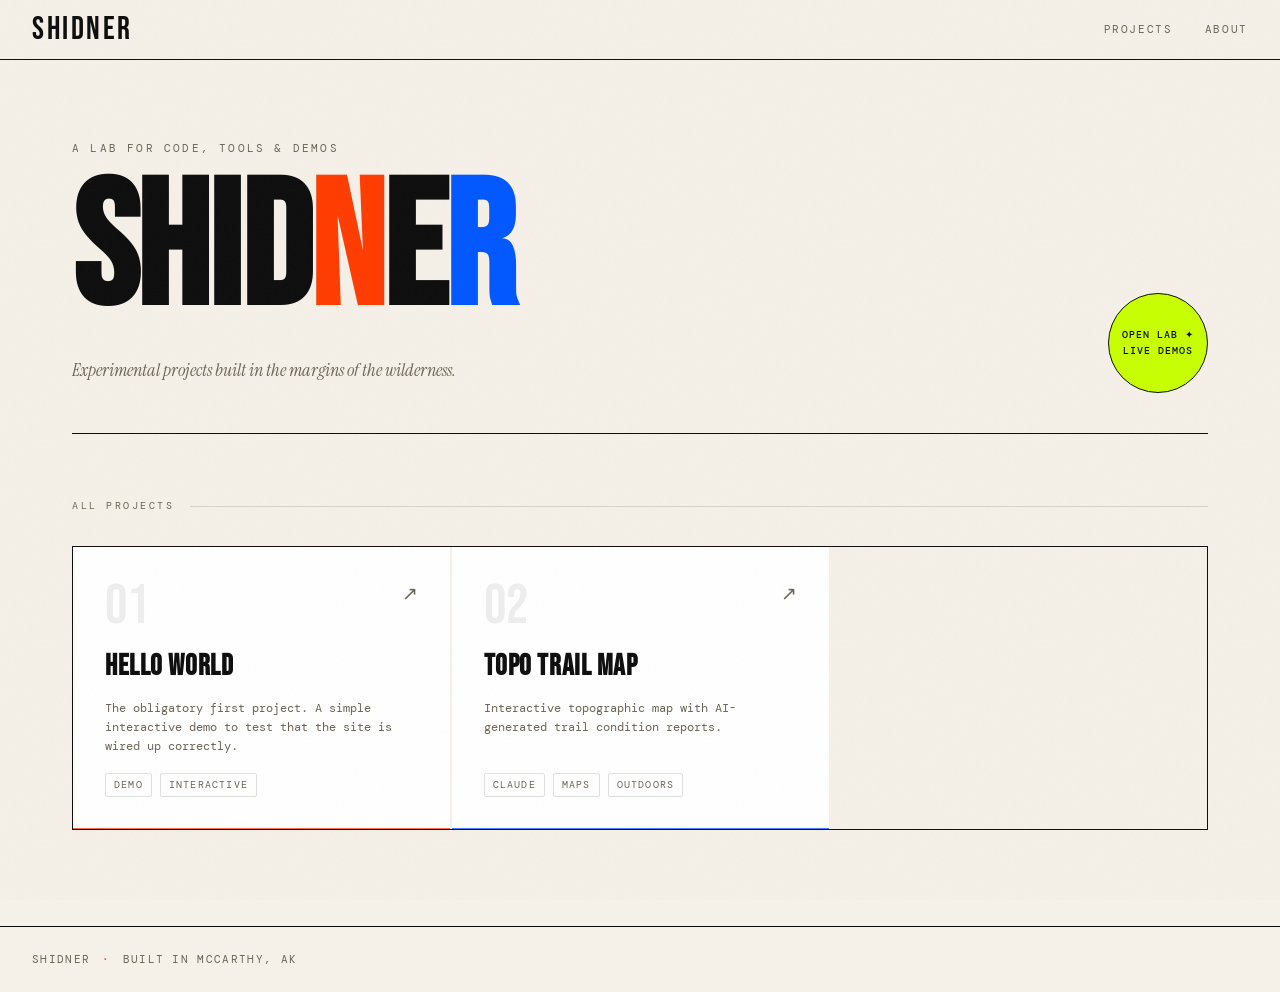
<file: index.html>
<!DOCTYPE html>
<html lang="en">
<head>
  <meta charset="UTF-8" />
  <meta name="viewport" content="width=device-width, initial-scale=1.0" />
  <title>Shidner</title>
  <link rel="preconnect" href="https://fonts.googleapis.com" />
  <link rel="preconnect" href="https://fonts.gstatic.com" crossorigin />
  <link href="https://fonts.googleapis.com/css2?family=Bebas+Neue&family=DM+Mono:ital,wght@0,300;0,400;0,500;1,300&family=Instrument+Serif:ital@0;1&display=swap" rel="stylesheet" />
  <link rel="stylesheet" href="style.css" />
</head>
<body>
  <div id="noise"></div>

  <header>
    <a href="#/" class="logo" id="logo">SHIDNER</a>
    <nav>
      <a href="#/" class="nav-link">Projects</a>
      <a href="#/about" class="nav-link">About</a>
    </nav>
  </header>

  <main id="app">
    <!-- Router renders here -->
  </main>

  <footer>
    <span>SHIDNER</span>
    <span class="footer-dot">·</span>
    <span>Built in McCarthy, AK</span>
  </footer>

  <script src="app.js"></script>
</body>
</html>
</file>
<file: style.css>
/* ── RESET & BASE ─────────────────────────────────────── */
*, *::before, *::after { box-sizing: border-box; margin: 0; padding: 0; }

:root {
  --ink:        #0d0d0d;
  --paper:      #f5f0e8;
  --accent-1:   #ff3c00;   /* hot orange-red */
  --accent-2:   #0057ff;   /* electric blue  */
  --accent-3:   #c8ff00;   /* acid lime      */
  --accent-4:   #ff0090;   /* neon magenta   */
  --muted:      #6b6456;
  --card-bg:    #ffffff;
  --border:     rgba(13,13,13,0.12);
  --font-display: 'Bebas Neue', sans-serif;
  --font-body:    'DM Mono', monospace;
  --font-serif:   'Instrument Serif', serif;
  --ease-snap:    cubic-bezier(0.175, 0.885, 0.32, 1.275);
}

html { scroll-behavior: smooth; }

body {
  background: var(--paper);
  color: var(--ink);
  font-family: var(--font-body);
  font-size: 14px;
  line-height: 1.6;
  min-height: 100vh;
  display: flex;
  flex-direction: column;
  overflow-x: hidden;
}

/* ── NOISE OVERLAY ────────────────────────────────────── */
#noise {
  position: fixed;
  inset: 0;
  pointer-events: none;
  z-index: 1000;
  opacity: 0.035;
  background-image: url("data:image/svg+xml,%3Csvg viewBox='0 0 256 256' xmlns='http://www.w3.org/2000/svg'%3E%3Cfilter id='n'%3E%3CfeTurbulence type='fractalNoise' baseFrequency='0.9' numOctaves='4' stitchTiles='stitch'/%3E%3C/filter%3E%3Crect width='100%25' height='100%25' filter='url(%23n)'/%3E%3C/svg%3E");
  background-size: 200px 200px;
}

/* ── HEADER ───────────────────────────────────────────── */
header {
  position: sticky;
  top: 0;
  z-index: 100;
  display: flex;
  align-items: center;
  justify-content: space-between;
  padding: 0 2rem;
  height: 60px;
  background: var(--paper);
  border-bottom: 1.5px solid var(--ink);
  mix-blend-mode: normal;
}

.logo {
  font-family: var(--font-display);
  font-size: 2rem;
  letter-spacing: 0.08em;
  color: var(--ink);
  text-decoration: none;
  line-height: 1;
  transition: color 0.15s;
}
.logo:hover { color: var(--accent-1); }

nav { display: flex; gap: 2rem; }

.nav-link {
  font-family: var(--font-body);
  font-size: 11px;
  letter-spacing: 0.15em;
  text-transform: uppercase;
  color: var(--muted);
  text-decoration: none;
  transition: color 0.15s;
}
.nav-link:hover { color: var(--ink); }

/* ── MAIN ─────────────────────────────────────────────── */
main {
  flex: 1;
  max-width: 1200px;
  width: 100%;
  margin: 0 auto;
  padding: 0 2rem;
}

/* ── HOME PAGE ────────────────────────────────────────── */
.hero {
  padding: 5rem 0 3rem;
  border-bottom: 1.5px solid var(--ink);
  margin-bottom: 4rem;
  position: relative;
  overflow: hidden;
}

.hero-eyebrow {
  font-size: 11px;
  letter-spacing: 0.2em;
  text-transform: uppercase;
  color: var(--muted);
  margin-bottom: 1rem;
}

.hero-title {
  font-family: var(--font-display);
  font-size: clamp(5rem, 14vw, 11rem);
  line-height: 0.9;
  letter-spacing: -0.01em;
  color: var(--ink);
  mix-blend-mode: normal;
}

.hero-title span.accent-r { color: var(--accent-1); }
.hero-title span.accent-b { color: var(--accent-2); }

.hero-sub {
  font-family: var(--font-serif);
  font-style: italic;
  font-size: 1.15rem;
  color: var(--muted);
  margin-top: 1.5rem;
  max-width: 420px;
}

.hero-badge {
  position: absolute;
  right: 0;
  bottom: 2.5rem;
  width: 100px;
  height: 100px;
  display: flex;
  align-items: center;
  justify-content: center;
  text-align: center;
  background: var(--accent-3);
  color: var(--ink);
  font-size: 10px;
  letter-spacing: 0.1em;
  text-transform: uppercase;
  font-weight: 500;
  border-radius: 50%;
  border: 1.5px solid var(--ink);
  animation: spin 20s linear infinite;
}

@keyframes spin { to { transform: rotate(360deg); } }

/* ── GRID ─────────────────────────────────────────────── */
.section-label {
  font-size: 10px;
  letter-spacing: 0.25em;
  text-transform: uppercase;
  color: var(--muted);
  margin-bottom: 2rem;
  display: flex;
  align-items: center;
  gap: 1rem;
}
.section-label::after {
  content: '';
  flex: 1;
  height: 1px;
  background: var(--border);
}

.project-grid {
  display: grid;
  grid-template-columns: repeat(auto-fill, minmax(300px, 1fr));
  gap: 1.5px;
  border: 1.5px solid var(--ink);
  margin-bottom: 6rem;
}

/* ── PROJECT CARD ─────────────────────────────────────── */
.card {
  background: var(--card-bg);
  padding: 2rem;
  text-decoration: none;
  color: var(--ink);
  display: flex;
  flex-direction: column;
  gap: 1rem;
  cursor: pointer;
  position: relative;
  overflow: hidden;
  transition: background 0.2s;
  border: none;
  text-align: left;
  min-height: 220px;
}

.card::before {
  content: '';
  position: absolute;
  inset: 0;
  background: var(--card-accent, var(--accent-1));
  transform: translateY(100%);
  transition: transform 0.35s var(--ease-snap);
  z-index: 0;
}

.card:hover::before { transform: translateY(0); }
.card:hover .card-title,
.card:hover .card-desc,
.card:hover .card-tag { color: var(--paper); }
.card:hover .card-tag { border-color: rgba(245,240,232,0.4); }
.card:hover .card-num { color: rgba(245,240,232,0.25); }
.card:hover .card-arrow { color: var(--paper); }

.card > * { position: relative; z-index: 1; }

.card-header { display: flex; justify-content: space-between; align-items: flex-start; }

.card-num {
  font-family: var(--font-display);
  font-size: 3.5rem;
  line-height: 1;
  color: rgba(13,13,13,0.07);
  transition: color 0.2s;
  user-select: none;
}

.card-arrow {
  font-size: 1.2rem;
  color: var(--muted);
  transition: color 0.2s, transform 0.2s;
}
.card:hover .card-arrow { transform: translate(3px, -3px); }

.card-title {
  font-family: var(--font-display);
  font-size: 1.8rem;
  letter-spacing: 0.02em;
  line-height: 1.1;
  transition: color 0.2s;
}

.card-desc {
  font-size: 12px;
  color: var(--muted);
  line-height: 1.6;
  transition: color 0.2s;
  flex: 1;
}

.card-footer { display: flex; gap: 0.5rem; flex-wrap: wrap; margin-top: auto; }

.card-tag {
  font-size: 10px;
  letter-spacing: 0.12em;
  text-transform: uppercase;
  color: var(--muted);
  border: 1px solid var(--border);
  padding: 3px 8px;
  border-radius: 2px;
  transition: color 0.2s, border-color 0.2s;
}

/* ── LOADING / EMPTY STATE ────────────────────────────── */
.loading {
  padding: 4rem 2rem;
  text-align: center;
  color: var(--muted);
  font-size: 12px;
  letter-spacing: 0.1em;
  text-transform: uppercase;
}

.empty-state {
  padding: 5rem 2rem;
  text-align: center;
  grid-column: 1/-1;
}
.empty-state p { color: var(--muted); font-size: 12px; letter-spacing: 0.1em; text-transform: uppercase; }

/* ── PROJECT PAGE ─────────────────────────────────────── */
.project-page {
  padding: 4rem 0 6rem;
}

.project-back {
  display: inline-flex;
  align-items: center;
  gap: 0.4rem;
  font-size: 11px;
  letter-spacing: 0.15em;
  text-transform: uppercase;
  color: var(--muted);
  text-decoration: none;
  margin-bottom: 3rem;
  transition: color 0.15s;
}
.project-back:hover { color: var(--ink); }

.project-header {
  border-top: 1.5px solid var(--ink);
  border-bottom: 1.5px solid var(--ink);
  padding: 2.5rem 0;
  margin-bottom: 3rem;
  display: flex;
  flex-direction: column;
  gap: 1rem;
}

.project-page-title {
  font-family: var(--font-display);
  font-size: clamp(3rem, 8vw, 6rem);
  line-height: 0.95;
  letter-spacing: 0.01em;
}

.project-meta {
  display: flex;
  gap: 2rem;
  flex-wrap: wrap;
}

.meta-item {
  display: flex;
  flex-direction: column;
  gap: 2px;
}
.meta-label {
  font-size: 9px;
  letter-spacing: 0.2em;
  text-transform: uppercase;
  color: var(--muted);
}
.meta-value { font-size: 12px; }

.project-tags { display: flex; gap: 0.5rem; flex-wrap: wrap; }

.project-embed {
  width: 100%;
  border: 1.5px solid var(--ink);
  border-radius: 4px;
  min-height: 600px;
  background: #fff;
}

.project-description {
  margin-top: 2rem;
  font-family: var(--font-serif);
  font-size: 1.05rem;
  line-height: 1.75;
  max-width: 640px;
  color: var(--ink);
}

/* ── ABOUT PAGE ───────────────────────────────────────── */
.about-page {
  padding: 5rem 0 6rem;
  max-width: 680px;
}

.about-title {
  font-family: var(--font-display);
  font-size: clamp(4rem, 10vw, 7rem);
  line-height: 0.9;
  margin-bottom: 2.5rem;
}

.about-body {
  font-family: var(--font-serif);
  font-size: 1.1rem;
  line-height: 1.8;
  color: var(--ink);
}

.about-body p + p { margin-top: 1.25rem; }

.about-accent { color: var(--accent-1); font-style: italic; }

/* ── 404 ──────────────────────────────────────────────── */
.not-found {
  padding: 6rem 0;
  text-align: center;
}
.not-found h2 {
  font-family: var(--font-display);
  font-size: 8rem;
  color: rgba(13,13,13,0.06);
  line-height: 1;
}
.not-found p { color: var(--muted); margin-top: 1rem; }
.not-found a { color: var(--accent-1); text-decoration: none; }

/* ── FOOTER ───────────────────────────────────────────── */
footer {
  padding: 1.5rem 2rem;
  border-top: 1.5px solid var(--ink);
  display: flex;
  align-items: center;
  gap: 0.75rem;
  font-size: 11px;
  letter-spacing: 0.12em;
  text-transform: uppercase;
  color: var(--muted);
}

.footer-dot { color: var(--accent-1); }

/* ── ANIMATIONS ───────────────────────────────────────── */
@keyframes fadeUp {
  from { opacity: 0; transform: translateY(20px); }
  to   { opacity: 1; transform: translateY(0); }
}

.animate-in {
  animation: fadeUp 0.5s var(--ease-snap) both;
}

.card { animation: fadeUp 0.4s var(--ease-snap) both; }
.card:nth-child(1) { animation-delay: 0.05s; }
.card:nth-child(2) { animation-delay: 0.10s; }
.card:nth-child(3) { animation-delay: 0.15s; }
.card:nth-child(4) { animation-delay: 0.20s; }
.card:nth-child(5) { animation-delay: 0.25s; }
.card:nth-child(6) { animation-delay: 0.30s; }

/* ── RESPONSIVE ───────────────────────────────────────── */
@media (max-width: 600px) {
  header { padding: 0 1rem; }
  main { padding: 0 1rem; }
  .project-grid { grid-template-columns: 1fr; }
  .hero { padding: 3rem 0 2rem; }
  .hero-badge { display: none; }
}
</file>
